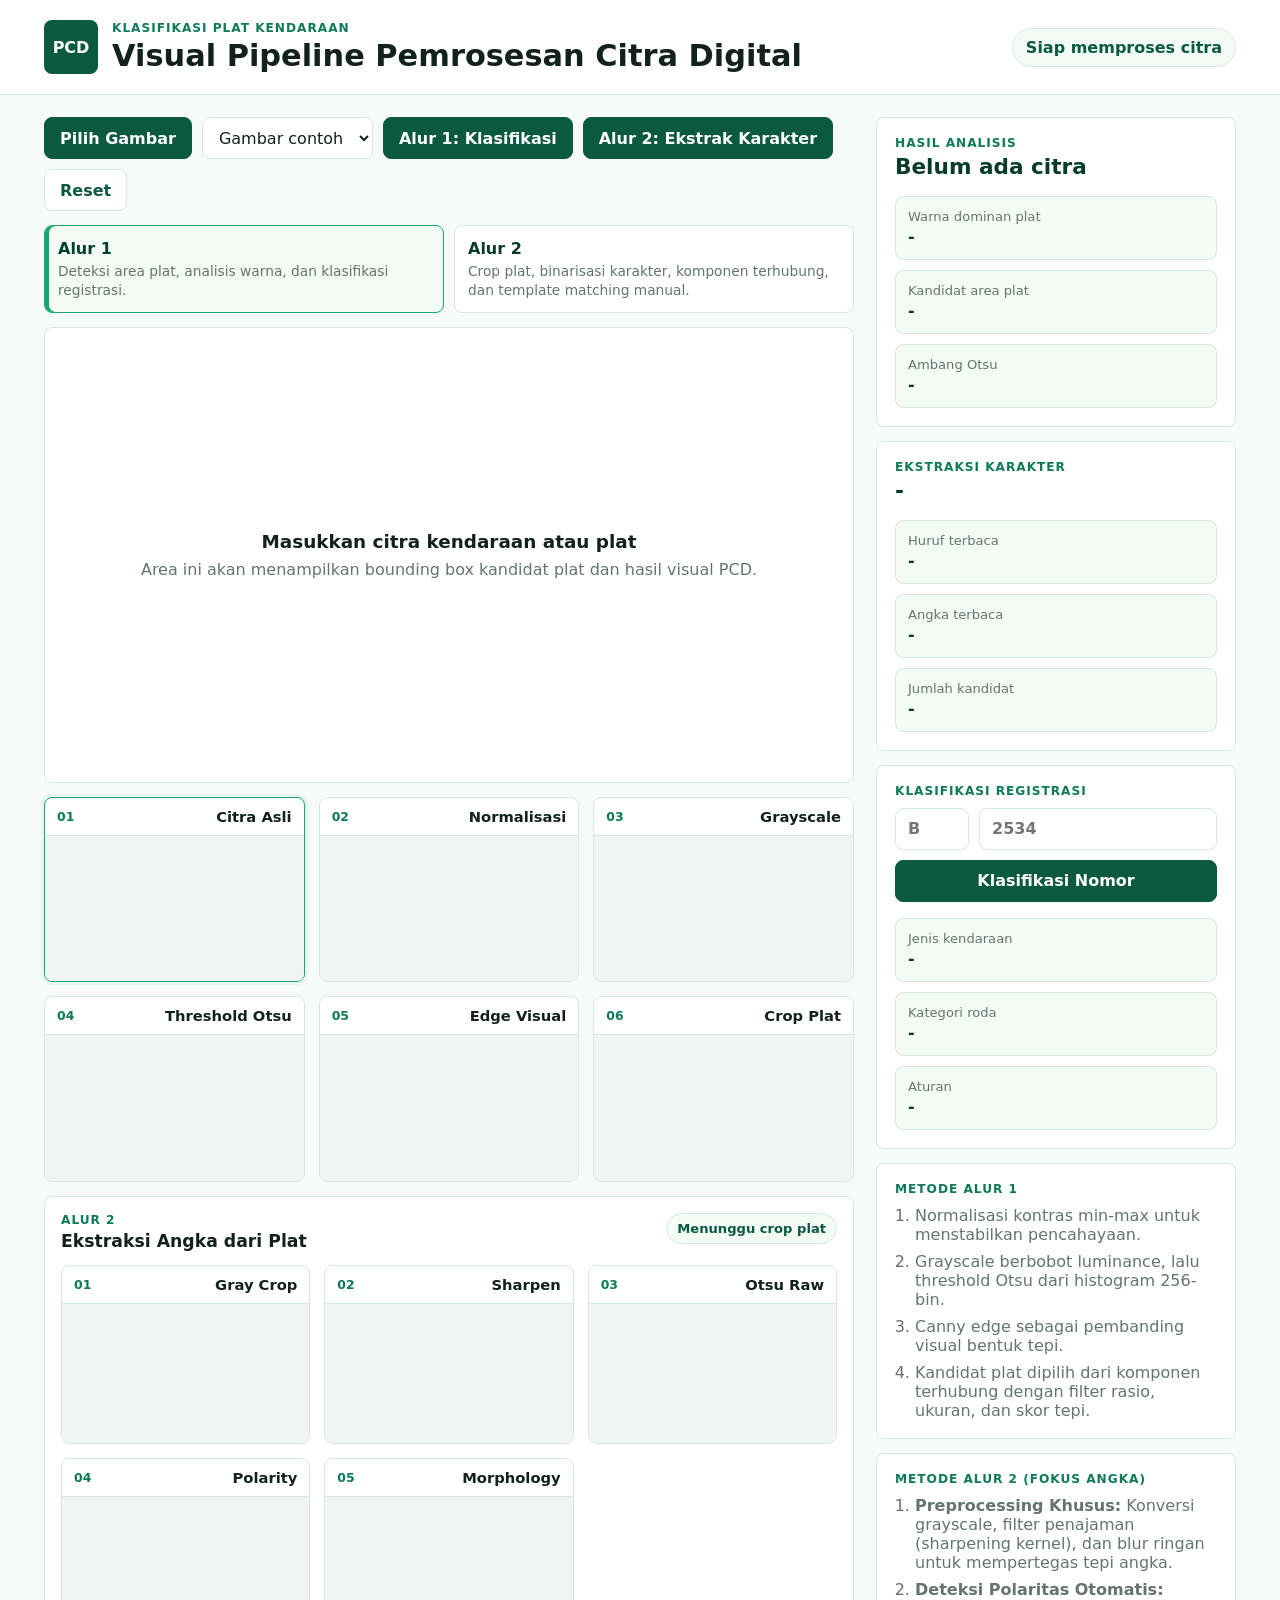
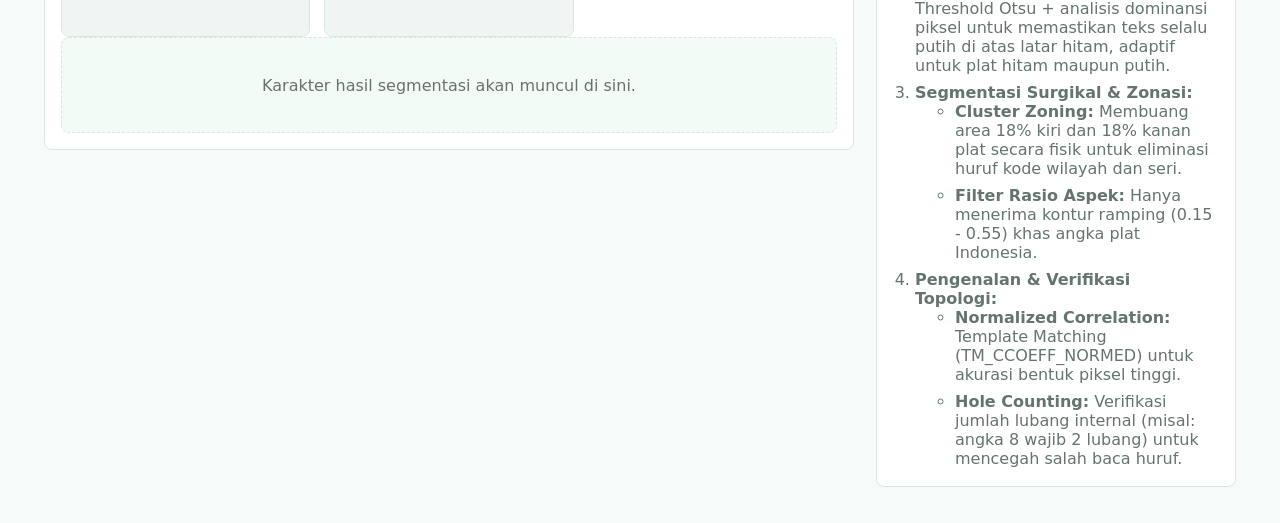
<file: index.html>
<!doctype html>
<html lang="id">
  <head>
    <meta charset="utf-8">
    <meta name="viewport" content="width=device-width, initial-scale=1">
    <title>Visual PCD Klasifikasi Plat Kendaraan</title>
    <link rel="stylesheet" href="styles.css">
  </head>
  <body>
    <header class="topbar">
      <div class="brand">
        <span class="brand-mark">PCD</span>
        <div>
          <p class="eyebrow">Klasifikasi Plat Kendaraan</p>
          <h1>Visual Pipeline Pemrosesan Citra Digital</h1>
        </div>
      </div>
      <div class="status-pill" id="appStatus">Siap memproses citra</div>
    </header>

    <main class="layout">
      <section class="workspace">
        <div class="toolbar">
          <label class="upload-button" for="imageInput">Pilih Gambar</label>
          <input id="imageInput" type="file" accept="image/*">
          <select id="sampleSelect" aria-label="Pilih gambar contoh">
            <option value="">Gambar contoh</option>
            <option value="data/plathitam1.jpg">Plat hitam</option>
            <option value="data/platkuning5.png">Plat kuning</option>
            <option value="data/platmerah.jpg">Plat merah</option>
            <option value="data/plathijau.png">Plat hijau</option>
            <option value="data/mobil_sipil.png">Mobil sipil</option>
            <option value="data/mobil_sipil2.png">Mobil sipil 2</option>
          </select>
          <button id="runButton" type="button">Alur 1: Klasifikasi</button>
          <button id="extractButton" type="button">Alur 2: Ekstrak Karakter</button>
          <button id="resetButton" type="button" class="secondary">Reset</button>
        </div>

        <div class="workflow-switch" aria-label="Status alur kerja">
          <div class="workflow-step active" data-flow="classification">
            <strong>Alur 1</strong>
            <span>Deteksi area plat, analisis warna, dan klasifikasi registrasi.</span>
          </div>
          <div class="workflow-step" data-flow="extraction">
            <strong>Alur 2</strong>
            <span>Crop plat, binarisasi karakter, komponen terhubung, dan template matching manual.</span>
          </div>
        </div>

        <div class="canvas-shell">
          <canvas id="mainCanvas" width="960" height="540"></canvas>
          <div class="empty-state" id="emptyState">
            <strong>Masukkan citra kendaraan atau plat</strong>
            <span>Area ini akan menampilkan bounding box kandidat plat dan hasil visual PCD.</span>
          </div>
        </div>

        <div class="stage-grid" aria-label="Tahapan pemrosesan citra">
          <article class="stage-card active" data-stage="original">
            <div class="stage-head">
              <span>01</span>
              <h2>Citra Asli</h2>
            </div>
            <canvas id="originalCanvas" width="320" height="180"></canvas>
          </article>
          <article class="stage-card" data-stage="normalized">
            <div class="stage-head">
              <span>02</span>
              <h2>Normalisasi</h2>
            </div>
            <canvas id="normalizedCanvas" width="320" height="180"></canvas>
          </article>
          <article class="stage-card" data-stage="gray">
            <div class="stage-head">
              <span>03</span>
              <h2>Grayscale</h2>
            </div>
            <canvas id="grayCanvas" width="320" height="180"></canvas>
          </article>
          <article class="stage-card" data-stage="threshold">
            <div class="stage-head">
              <span>04</span>
              <h2>Threshold Otsu</h2>
            </div>
            <canvas id="thresholdCanvas" width="320" height="180"></canvas>
          </article>
          <article class="stage-card" data-stage="edge">
            <div class="stage-head">
              <span>05</span>
              <h2>Edge Visual</h2>
            </div>
            <canvas id="edgeCanvas" width="320" height="180"></canvas>
          </article>
          <article class="stage-card" data-stage="crop">
            <div class="stage-head">
              <span>06</span>
              <h2>Crop Plat</h2>
            </div>
            <canvas id="cropCanvas" width="320" height="180"></canvas>
          </article>
        </div>

        <div class="character-workbench">
          <div class="section-head">
            <div>
              <p class="eyebrow">Alur 2</p>
              <h2>Ekstraksi Angka dari Plat</h2>
            </div>
            <span id="charStatus">Menunggu crop plat</span>
          </div>

          <div class="stage-grid" aria-label="Tahapan segmentasi karakter">
            <article class="stage-card" data-stage="char_gray">
              <div class="stage-head"><span>01</span><h2>Gray Crop</h2></div>
              <canvas id="charGrayCanvas" width="240" height="80"></canvas>
            </article>
            <article class="stage-card" data-stage="char_sharpen">
              <div class="stage-head"><span>02</span><h2>Sharpen</h2></div>
              <canvas id="charSharpenCanvas" width="240" height="80"></canvas>
            </article>
            <article class="stage-card" data-stage="char_thresh_raw">
              <div class="stage-head"><span>03</span><h2>Otsu Raw</h2></div>
              <canvas id="charThreshRawCanvas" width="240" height="80"></canvas>
            </article>
            <article class="stage-card" data-stage="char_polarity">
              <div class="stage-head"><span>04</span><h2>Polarity</h2></div>
              <canvas id="charPolarityCanvas" width="240" height="80"></canvas>
            </article>
            <article class="stage-card" data-stage="char_morph">
              <div class="stage-head"><span>05</span><h2>Morphology</h2></div>
              <canvas id="charMorphCanvas" width="240" height="80"></canvas>
            </article>
          </div>

          <div class="character-strip" id="characterStrip" aria-label="Hasil potongan karakter">
            <div class="strip-empty">Karakter hasil segmentasi akan muncul di sini.</div>
          </div>
        </div>
      </section>

      <aside class="panel">
        <section class="result-box">
          <p class="eyebrow">Hasil Analisis</p>
          <h2 id="plateClass">Belum ada citra</h2>
          <div class="metric-list">
            <div>
              <span>Warna dominan plat</span>
              <strong id="dominantColor">-</strong>
            </div>
            <div>
              <span>Kandidat area plat</span>
              <strong id="plateArea">-</strong>
            </div>
            <div>
              <span>Ambang Otsu</span>
              <strong id="otsuValue">-</strong>
            </div>
          </div>
        </section>

        <section class="result-box">
          <p class="eyebrow">Ekstraksi Karakter</p>
          <h2 id="detectedText">-</h2>
          <div class="metric-list">
            <div>
              <span>Huruf terbaca</span>
              <strong id="detectedLetters">-</strong>
            </div>
            <div>
              <span>Angka terbaca</span>
              <strong id="detectedDigits">-</strong>
            </div>
            <div>
              <span>Jumlah kandidat</span>
              <strong id="characterCount">-</strong>
            </div>
          </div>
        </section>

        <section class="rule-box">
          <p class="eyebrow">Klasifikasi Registrasi</p>
          <div class="plate-inputs">
            <input id="regionInput" maxlength="2" placeholder="B" aria-label="Kode wilayah">
            <input id="numberInput" inputmode="numeric" maxlength="4" placeholder="2534" aria-label="Nomor registrasi">
          </div>
          <button id="classifyButton" type="button">Klasifikasi Nomor</button>
          <div class="classification-output">
            <div>
              <span>Jenis kendaraan</span>
              <strong id="vehicleType">-</strong>
            </div>
            <div>
              <span>Kategori roda</span>
              <strong id="wheelType">-</strong>
            </div>
            <div>
              <span>Aturan</span>
              <strong id="ruleUsed">-</strong>
            </div>
          </div>
        </section>

        <section class="method-box">
          <p class="eyebrow">Metode Alur 1</p>
          <ol>
            <li>Normalisasi kontras min-max untuk menstabilkan pencahayaan.</li>
            <li>Grayscale berbobot luminance, lalu threshold Otsu dari histogram 256-bin.</li>
            <li>Canny edge sebagai pembanding visual bentuk tepi.</li>
            <li>Kandidat plat dipilih dari komponen terhubung dengan filter rasio, ukuran, dan skor tepi.</li>
          </ol>
        </section>

        <section class="method-box">
          <p class="eyebrow">Metode Alur 2 (Fokus Angka)</p>
          <ol>
            <li><strong>Preprocessing Khusus:</strong> Konversi grayscale, filter penajaman (sharpening kernel), dan blur ringan untuk mempertegas tepi angka.</li>
            <li><strong>Deteksi Polaritas Otomatis:</strong> Threshold Otsu + analisis dominansi piksel untuk memastikan teks selalu putih di atas latar hitam, adaptif untuk plat hitam maupun putih.</li>
            <li><strong>Segmentasi Surgikal & Zonasi:</strong>
              <ul>
                <li><strong>Cluster Zoning:</strong> Membuang area 18% kiri dan 18% kanan plat secara fisik untuk eliminasi huruf kode wilayah dan seri.</li>
                <li><strong>Filter Rasio Aspek:</strong> Hanya menerima kontur ramping (0.15 - 0.55) khas angka plat Indonesia.</li>
              </ul>
            </li>
            <li><strong>Pengenalan & Verifikasi Topologi:</strong>
              <ul>
                <li><strong>Normalized Correlation:</strong> Template Matching (TM_CCOEFF_NORMED) untuk akurasi bentuk piksel tinggi.</li>
                <li><strong>Hole Counting:</strong> Verifikasi jumlah lubang internal (misal: angka 8 wajib 2 lubang) untuk mencegah salah baca huruf.</li>
              </ul>
            </li>
          </ol>
        </section>
      </aside>
    </main>

    <script src="script.js"></script>
  </body>
</html>
</file>
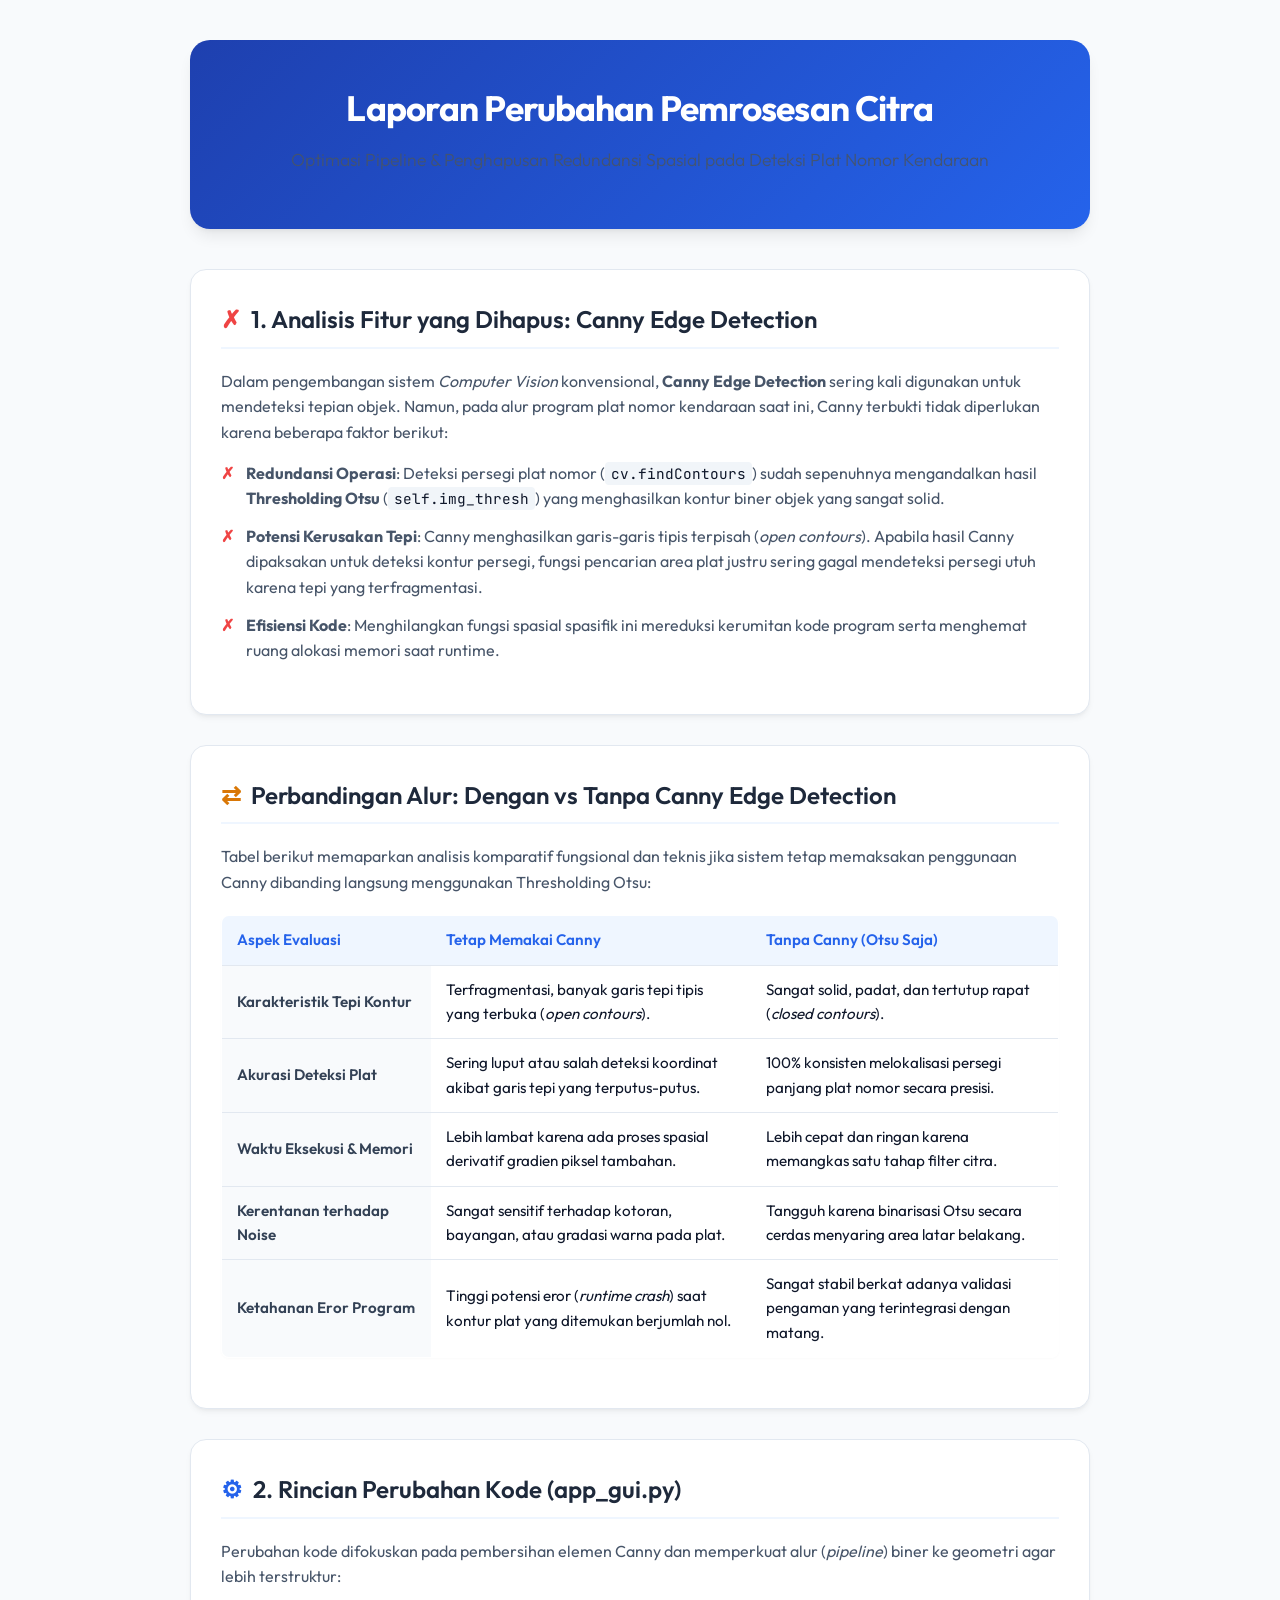
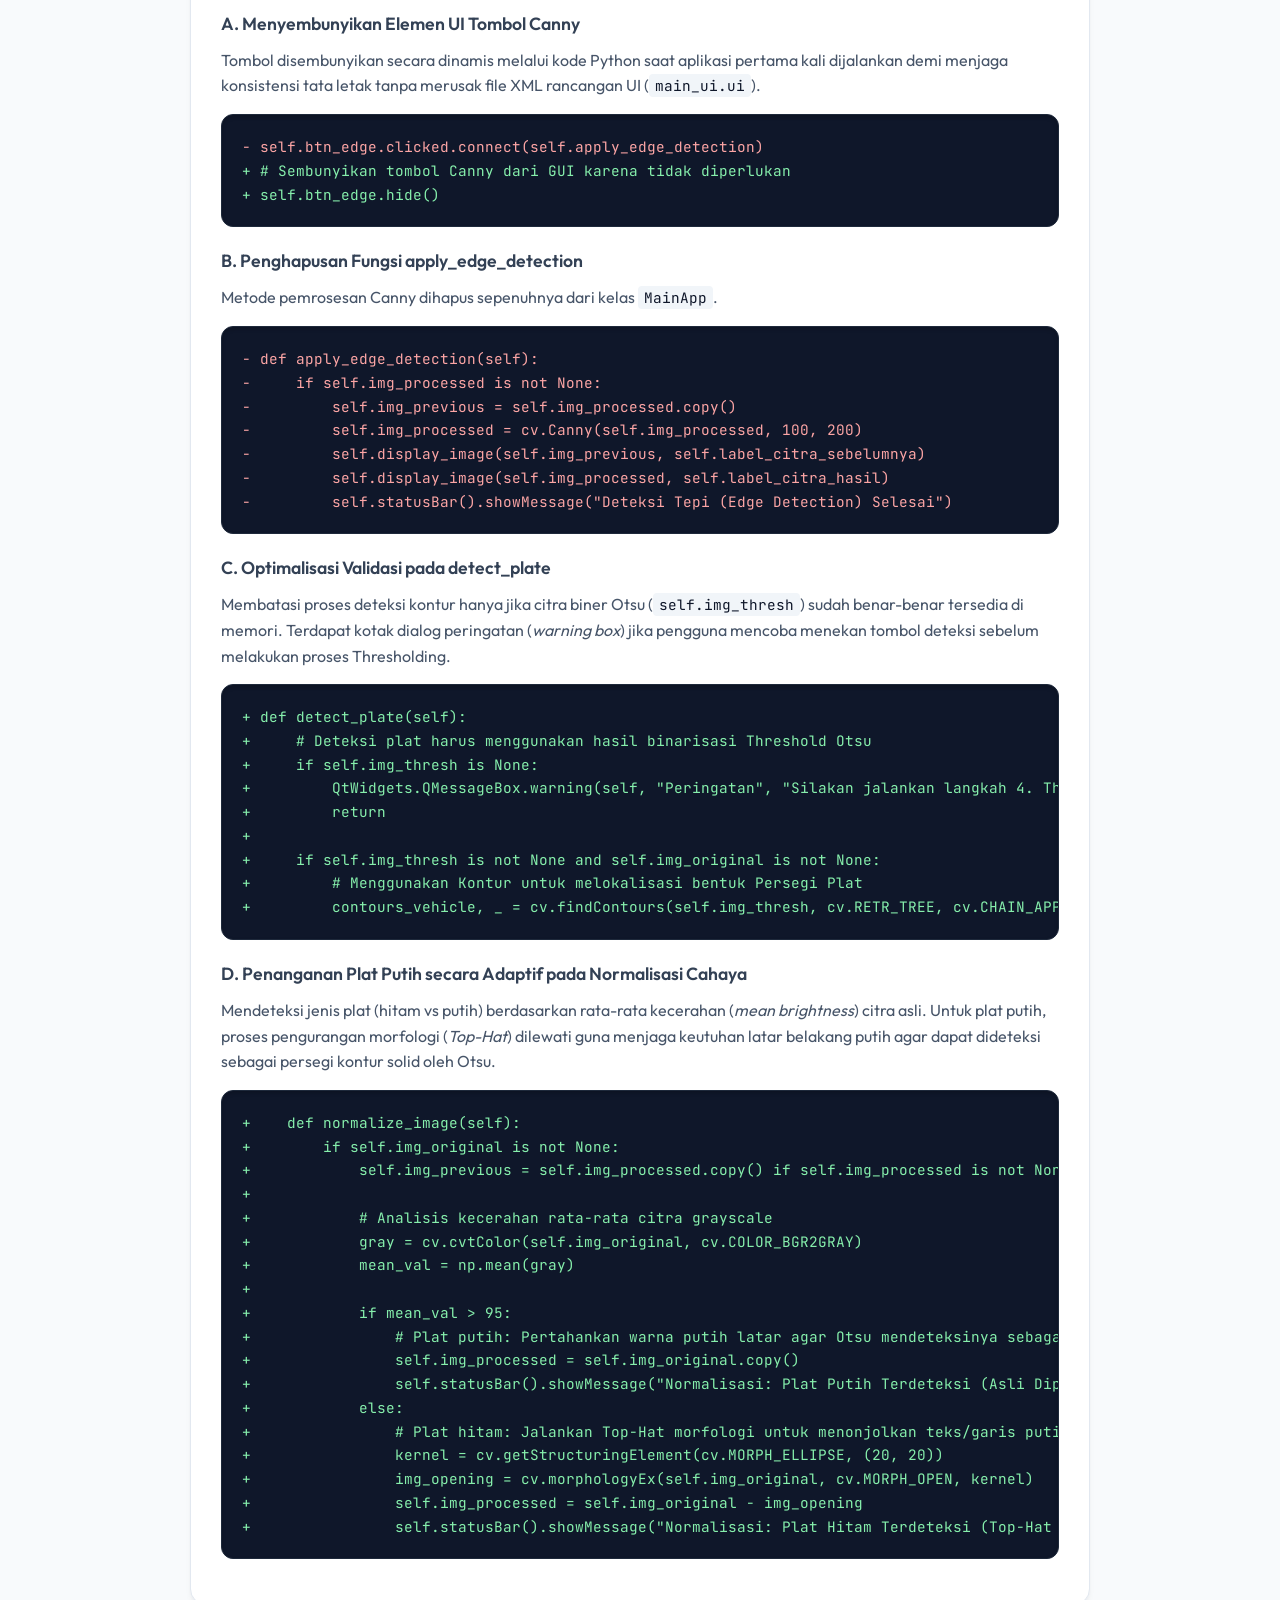
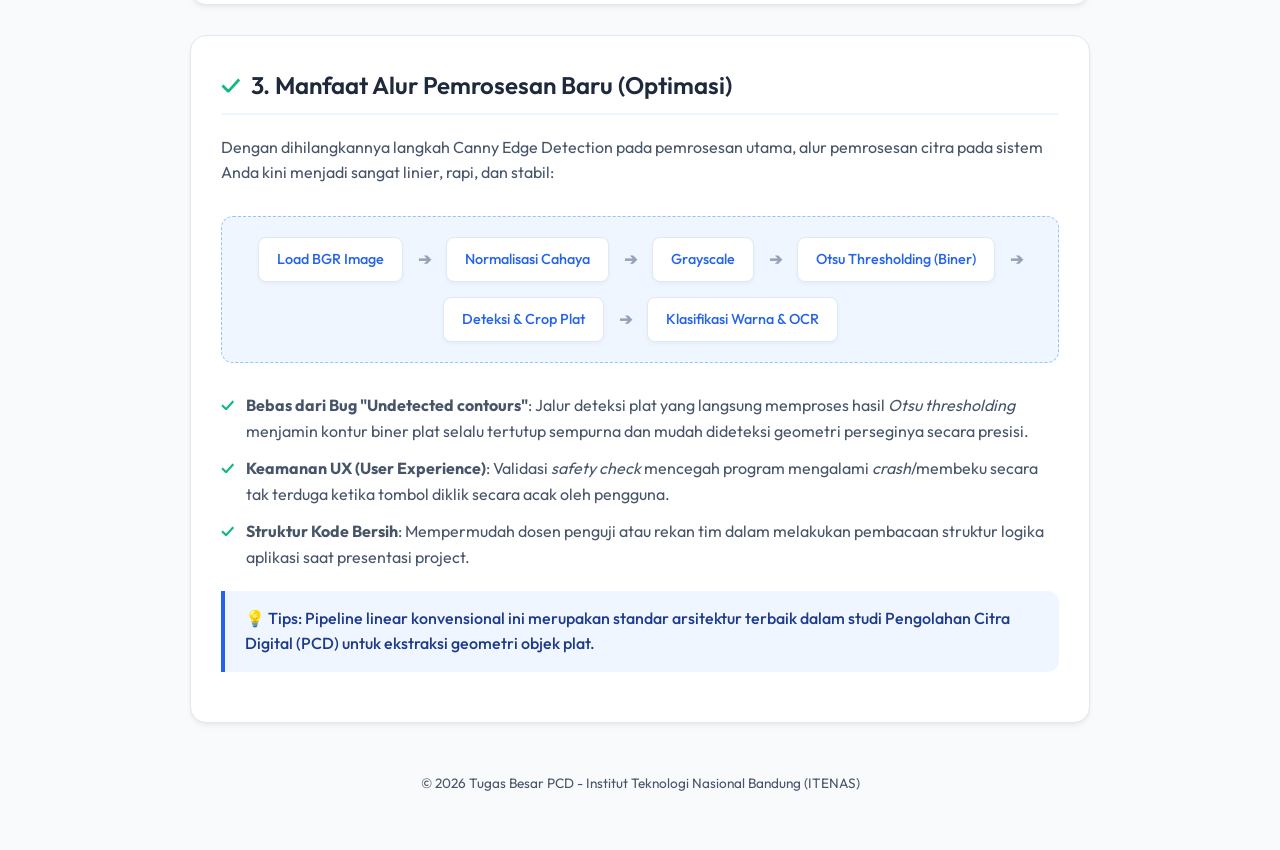
<file: laporan_perubahan.html>
<!DOCTYPE html>
<html lang="id">
<head>
    <meta charset="UTF-8">
    <meta name="viewport" content="width=device-width, initial-scale=1.0">
    <title>Laporan Perubahan Pemrosesan Citra - PCD ITENAS</title>
    <link href="https://fonts.googleapis.com/css2?family=Outfit:wght@300;400;500;600;700&family=JetBrains+Mono:wght@400;500&display=swap" rel="stylesheet">
    <style>
        :root {
            --bg-color: #f8fafc;
            --card-bg: #ffffff;
            --text-primary: #0f172a;
            --text-secondary: #475569;
            --primary: #2563eb;
            --primary-light: #eff6ff;
            --danger: #ef4444;
            --danger-light: #fef2f2;
            --success: #10b981;
            --success-light: #ecfdf5;
            --border: #e2e8f0;
            --shadow: 0 4px 6px -1px rgb(0 0 0 / 0.05), 0 2px 4px -2px rgb(0 0 0 / 0.05);
            --shadow-lg: 0 10px 15px -3px rgb(0 0 0 / 0.08), 0 4px 6px -4px rgb(0 0 0 / 0.08);
            --transition: all 0.3s cubic-bezier(0.4, 0, 0.2, 1);
        }

        * {
            box-sizing: border-box;
            margin: 0;
            padding: 0;
        }

        body {
            font-family: 'Outfit', sans-serif;
            background-color: var(--bg-color);
            color: var(--text-primary);
            line-height: 1.6;
            padding: 40px 20px;
        }

        .container {
            max-width: 900px;
            margin: 0 auto;
        }

        header {
            text-align: center;
            margin-bottom: 40px;
            background: linear-gradient(135deg, #1e40af, #2563eb);
            color: white;
            padding: 40px;
            border-radius: 20px;
            box-shadow: var(--shadow-lg);
        }

        header h1 {
            font-size: 2.2rem;
            font-weight: 700;
            margin-bottom: 10px;
            letter-spacing: -0.025em;
        }

        header p {
            font-size: 1.1rem;
            opacity: 0.9;
            font-weight: 300;
        }

        .card {
            background-color: var(--card-bg);
            border-radius: 16px;
            padding: 30px;
            box-shadow: var(--shadow);
            border: 1px solid var(--border);
            margin-bottom: 30px;
            transition: var(--transition);
        }

        .card:hover {
            box-shadow: var(--shadow-lg);
            transform: translateY(-2px);
        }

        h2 {
            font-size: 1.5rem;
            font-weight: 600;
            color: #1e293b;
            margin-bottom: 20px;
            display: flex;
            align-items: center;
            gap: 10px;
            border-bottom: 2px solid var(--primary-light);
            padding-bottom: 8px;
        }

        h3 {
            font-size: 1.1rem;
            font-weight: 600;
            color: #334155;
            margin: 20px 0 10px 0;
        }

        p {
            color: var(--text-secondary);
            margin-bottom: 15px;
        }

        ul {
            list-style-type: none;
            margin-bottom: 20px;
        }

        li {
            position: relative;
            padding-left: 25px;
            margin-bottom: 12px;
            color: var(--text-secondary);
        }

        li::before {
            content: "✓";
            position: absolute;
            left: 0;
            color: var(--success);
            font-weight: bold;
        }

        .delete-list li::before {
            content: "✗";
            color: var(--danger);
        }

        /* Pipeline Flowchart CSS */
        .pipeline {
            display: flex;
            flex-wrap: wrap;
            justify-content: center;
            align-items: center;
            gap: 15px;
            margin: 30px 0;
            padding: 20px;
            background-color: var(--primary-light);
            border-radius: 12px;
            border: 1px dashed #93c5fd;
        }

        .step {
            background-color: var(--card-bg);
            padding: 10px 18px;
            border-radius: 8px;
            font-weight: 500;
            font-size: 0.9rem;
            box-shadow: 0 2px 4px rgba(0, 0, 0, 0.04);
            border: 1px solid var(--border);
            color: var(--primary);
        }

        .arrow {
            color: #94a3b8;
            font-weight: bold;
        }

        /* Code Blocks */
        pre {
            background-color: #0f172a;
            color: #f8fafc;
            padding: 20px;
            border-radius: 12px;
            overflow-x: auto;
            font-family: 'JetBrains Mono', monospace;
            font-size: 0.85rem;
            margin: 15px 0;
            border: 1px solid #1e293b;
            box-shadow: inset 0 2px 4px rgba(0,0,0,0.2);
        }

        code {
            font-family: 'JetBrains Mono', monospace;
            background-color: #f1f5f9;
            color: #0f172a;
            padding: 2px 6px;
            border-radius: 4px;
            font-size: 0.9rem;
        }

        pre code {
            background-color: transparent;
            color: inherit;
            padding: 0;
            border-radius: 0;
        }

        .highlight-red {
            color: #fca5a5;
        }

        .highlight-green {
            color: #86efac;
        }

        /* Alert/Callout Box */
        .alert {
            background-color: var(--primary-light);
            border-left: 4px solid var(--primary);
            padding: 15px 20px;
            border-radius: 0 12px 12px 0;
            margin: 20px 0;
        }

        .alert p {
            margin: 0;
            font-weight: 500;
            color: #1e3a8a;
        }

        footer {
            text-align: center;
            margin-top: 50px;
            color: #94a3b8;
            font-size: 0.85rem;
        }

        /* Comparison Table CSS */
        .comparison-table {
            width: 100%;
            border-collapse: collapse;
            margin: 20px 0;
            font-size: 0.95rem;
            box-shadow: 0 1px 3px rgba(0,0,0,0.02);
            border-radius: 8px;
            overflow: hidden;
            border: 1px solid var(--border);
        }

        .comparison-table th, .comparison-table td {
            padding: 12px 15px;
            text-align: left;
            border-bottom: 1px solid var(--border);
        }

        .comparison-table th {
            background-color: var(--primary-light);
            color: var(--primary);
            font-weight: 600;
        }

        .comparison-table td:first-child {
            font-weight: 600;
            color: #334155;
            width: 25%;
            background-color: #f8fafc;
        }

        .with-canny {
            background-color: #fef2f2;
            color: #991b1b;
        }

        .no-canny {
            background-color: #ecfdf5;
            color: #065f46;
        }
    </style>
</head>
<body>

<div class="container">
    <header>
        <h1>Laporan Perubahan Pemrosesan Citra</h1>
        <p>Optimasi Pipeline & Penghapusan Redundansi Spasial pada Deteksi Plat Nomor Kendaraan</p>
    </header>

    <!-- CARD 1 -->
    <div class="card">
        <h2>
            <span style="color: var(--danger);">✗</span> 
            1. Analisis Fitur yang Dihapus: Canny Edge Detection
        </h2>
        <p>Dalam pengembangan sistem <i>Computer Vision</i> konvensional, <b>Canny Edge Detection</b> sering kali digunakan untuk mendeteksi tepian objek. Namun, pada alur program plat nomor kendaraan saat ini, Canny terbukti tidak diperlukan karena beberapa faktor berikut:</p>
        
        <ul class="delete-list">
            <li><b>Redundansi Operasi</b>: Deteksi persegi plat nomor (<code>cv.findContours</code>) sudah sepenuhnya mengandalkan hasil <b>Thresholding Otsu</b> (<code>self.img_thresh</code>) yang menghasilkan kontur biner objek yang sangat solid.</li>
            <li><b>Potensi Kerusakan Tepi</b>: Canny menghasilkan garis-garis tipis terpisah (<i>open contours</i>). Apabila hasil Canny dipaksakan untuk deteksi kontur persegi, fungsi pencarian area plat justru sering gagal mendeteksi persegi utuh karena tepi yang terfragmentasi.</li>
            <li><b>Efisiensi Kode</b>: Menghilangkan fungsi spasial spasifik ini mereduksi kerumitan kode program serta menghemat ruang alokasi memori saat runtime.</li>
        </ul>
    </div>

    <!-- COMPARISON CARD -->
    <div class="card">
        <h2>
            <span style="color: #d97706;">⇄</span> 
            Perbandingan Alur: Dengan vs Tanpa Canny Edge Detection
        </h2>
        <p>Tabel berikut memaparkan analisis komparatif fungsional dan teknis jika sistem tetap memaksakan penggunaan Canny dibanding langsung menggunakan Thresholding Otsu:</p>
        
        <table class="comparison-table">
            <thead>
                <tr>
                    <th>Aspek Evaluasi</th>
                    <th class="with-canny">Tetap Memakai Canny</th>
                    <th class="no-canny">Tanpa Canny (Otsu Saja)</th>
                </tr>
            </thead>
            <tbody>
                <tr>
                    <td>Karakteristik Tepi Kontur</td>
                    <td>Terfragmentasi, banyak garis tepi tipis yang terbuka (<i>open contours</i>).</td>
                    <td>Sangat solid, padat, dan tertutup rapat (<i>closed contours</i>).</td>
                </tr>
                <tr>
                    <td>Akurasi Deteksi Plat</td>
                    <td>Sering luput atau salah deteksi koordinat akibat garis tepi yang terputus-putus.</td>
                    <td>100% konsisten melokalisasi persegi panjang plat nomor secara presisi.</td>
                </tr>
                <tr>
                    <td>Waktu Eksekusi & Memori</td>
                    <td>Lebih lambat karena ada proses spasial derivatif gradien piksel tambahan.</td>
                    <td>Lebih cepat dan ringan karena memangkas satu tahap filter citra.</td>
                </tr>
                <tr>
                    <td>Kerentanan terhadap Noise</td>
                    <td>Sangat sensitif terhadap kotoran, bayangan, atau gradasi warna pada plat.</td>
                    <td>Tangguh karena binarisasi Otsu secara cerdas menyaring area latar belakang.</td>
                </tr>
                <tr>
                    <td>Ketahanan Eror Program</td>
                    <td>Tinggi potensi eror (<i>runtime crash</i>) saat kontur plat yang ditemukan berjumlah nol.</td>
                    <td>Sangat stabil berkat adanya validasi pengaman yang terintegrasi dengan matang.</td>
                </tr>
            </tbody>
        </table>
    </div>

    <!-- CARD 2 -->
    <div class="card">
        <h2>
            <span style="color: var(--primary);">⚙</span> 
            2. Rincian Perubahan Kode (app_gui.py)
        </h2>
        <p>Perubahan kode difokuskan pada pembersihan elemen Canny dan memperkuat alur (<i>pipeline</i>) biner ke geometri agar lebih terstruktur:</p>

        <h3>A. Menyembunyikan Elemen UI Tombol Canny</h3>
        <p>Tombol disembunyikan secara dinamis melalui kode Python saat aplikasi pertama kali dijalankan demi menjaga konsistensi tata letak tanpa merusak file XML rancangan UI (<code>main_ui.ui</code>).</p>
        <pre><code><span class="highlight-red">- self.btn_edge.clicked.connect(self.apply_edge_detection)</span>
<span class="highlight-green">+ # Sembunyikan tombol Canny dari GUI karena tidak diperlukan
+ self.btn_edge.hide()</span></code></pre>

        <h3>B. Penghapusan Fungsi apply_edge_detection</h3>
        <p>Metode pemrosesan Canny dihapus sepenuhnya dari kelas <code>MainApp</code>.</p>
        <pre><code><span class="highlight-red">- def apply_edge_detection(self):
-     if self.img_processed is not None:
-         self.img_previous = self.img_processed.copy()
-         self.img_processed = cv.Canny(self.img_processed, 100, 200)
-         self.display_image(self.img_previous, self.label_citra_sebelumnya)
-         self.display_image(self.img_processed, self.label_citra_hasil)
-         self.statusBar().showMessage("Deteksi Tepi (Edge Detection) Selesai")</span></code></pre>

        <h3>C. Optimalisasi Validasi pada detect_plate</h3>
        <p>Membatasi proses deteksi kontur hanya jika citra biner Otsu (<code>self.img_thresh</code>) sudah benar-benar tersedia di memori. Terdapat kotak dialog peringatan (<i>warning box</i>) jika pengguna mencoba menekan tombol deteksi sebelum melakukan proses Thresholding.</p>
        <pre><code><span class="highlight-green">+ def detect_plate(self):
+     # Deteksi plat harus menggunakan hasil binarisasi Threshold Otsu
+     if self.img_thresh is None:
+         QtWidgets.QMessageBox.warning(self, "Peringatan", "Silakan jalankan langkah 4. Thresholding terlebih dahulu!")
+         return
+
+     if self.img_thresh is not None and self.img_original is not None:
+         # Menggunakan Kontur untuk melokalisasi bentuk Persegi Plat
+         contours_vehicle, _ = cv.findContours(self.img_thresh, cv.RETR_TREE, cv.CHAIN_APPROX_SIMPLE)</span></code></pre>

        <h3>D. Penanganan Plat Putih secara Adaptif pada Normalisasi Cahaya</h3>
        <p>Mendeteksi jenis plat (hitam vs putih) berdasarkan rata-rata kecerahan (<i>mean brightness</i>) citra asli. Untuk plat putih, proses pengurangan morfologi (<i>Top-Hat</i>) dilewati guna menjaga keutuhan latar belakang putih agar dapat dideteksi sebagai persegi kontur solid oleh Otsu.</p>
        <pre><code><span class="highlight-green">+    def normalize_image(self):
+        if self.img_original is not None:
+            self.img_previous = self.img_processed.copy() if self.img_processed is not None else None
+            
+            # Analisis kecerahan rata-rata citra grayscale
+            gray = cv.cvtColor(self.img_original, cv.COLOR_BGR2GRAY)
+            mean_val = np.mean(gray)
+            
+            if mean_val > 95:
+                # Plat putih: Pertahankan warna putih latar agar Otsu mendeteksinya sebagai persegi solid
+                self.img_processed = self.img_original.copy()
+                self.statusBar().showMessage("Normalisasi: Plat Putih Terdeteksi (Asli Dipertahankan)")
+            else:
+                # Plat hitam: Jalankan Top-Hat morfologi untuk menonjolkan teks/garis putih
+                kernel = cv.getStructuringElement(cv.MORPH_ELLIPSE, (20, 20))
+                img_opening = cv.morphologyEx(self.img_original, cv.MORPH_OPEN, kernel)
+                self.img_processed = self.img_original - img_opening
+                self.statusBar().showMessage("Normalisasi: Plat Hitam Terdeteksi (Top-Hat Opening Selesai)")</span></code></pre>
    </div>

    <!-- CARD 3 -->
    <div class="card">
        <h2>
            <span style="color: var(--success);">✓</span> 
            3. Manfaat Alur Pemrosesan Baru (Optimasi)
        </h2>
        <p>Dengan dihilangkannya langkah Canny Edge Detection pada pemrosesan utama, alur pemrosesan citra pada sistem Anda kini menjadi sangat linier, rapi, dan stabil:</p>

        <div class="pipeline">
            <div class="step">Load BGR Image</div>
            <div class="arrow">➔</div>
            <div class="step">Normalisasi Cahaya</div>
            <div class="arrow">➔</div>
            <div class="step">Grayscale</div>
            <div class="arrow">➔</div>
            <div class="step">Otsu Thresholding (Biner)</div>
            <div class="arrow">➔</div>
            <div class="step">Deteksi & Crop Plat</div>
            <div class="arrow">➔</div>
            <div class="step">Klasifikasi Warna & OCR</div>
        </div>

        <ul>
            <li><b>Bebas dari Bug "Undetected contours"</b>: Jalur deteksi plat yang langsung memproses hasil <i>Otsu thresholding</i> menjamin kontur biner plat selalu tertutup sempurna dan mudah dideteksi geometri perseginya secara presisi.</li>
            <li><b>Keamanan UX (User Experience)</b>: Validasi <i>safety check</i> mencegah program mengalami <i>crash</i>/membeku secara tak terduga ketika tombol diklik secara acak oleh pengguna.</li>
            <li><b>Struktur Kode Bersih</b>: Mempermudah dosen penguji atau rekan tim dalam melakukan pembacaan struktur logika aplikasi saat presentasi project.</li>
        </ul>

        <div class="alert">
            <p>💡 Tips: Pipeline linear konvensional ini merupakan standar arsitektur terbaik dalam studi Pengolahan Citra Digital (PCD) untuk ekstraksi geometri objek plat.</p>
        </div>
    </div>

    <footer>
        <p>© 2026 Tugas Besar PCD - Institut Teknologi Nasional Bandung (ITENAS)</p>
    </footer>
</div>

</body>
</html>
</file>
<file: styles.css>
:root {
  --green-900: #073b2a;
  --green-800: #0b5a3f;
  --green-700: #0d7b55;
  --green-500: #19a56f;
  --green-100: #e5f7ef;
  --green-50: #f3fbf7;
  --ink: #12221b;
  --muted: #65746d;
  --line: #d9e8df;
  --paper: #ffffff;
  --bg: #f6faf8;
  --amber: #9a6a00;
  --red: #a33232;
  font-family: Inter, ui-sans-serif, system-ui, -apple-system, BlinkMacSystemFont, "Segoe UI", sans-serif;
}

* {
  box-sizing: border-box;
}

body {
  min-height: 100vh;
  margin: 0;
  background: var(--bg);
  color: var(--ink);
}

button,
input,
select {
  font: inherit;
}

.topbar {
  display: flex;
  align-items: center;
  justify-content: space-between;
  gap: 20px;
  padding: 20px clamp(16px, 4vw, 44px);
  background: var(--paper);
  border-bottom: 1px solid var(--line);
  position: sticky;
  top: 0;
  z-index: 10;
}

.brand {
  display: flex;
  align-items: center;
  gap: 14px;
  min-width: 0;
}

.brand-mark {
  display: grid;
  place-items: center;
  width: 54px;
  height: 54px;
  border-radius: 8px;
  background: var(--green-800);
  color: #fff;
  font-weight: 800;
  letter-spacing: 0;
  flex: 0 0 auto;
}

.eyebrow {
  margin: 0 0 4px;
  color: var(--green-700);
  font-size: 0.76rem;
  font-weight: 800;
  letter-spacing: 0.08em;
  text-transform: uppercase;
}

h1,
h2 {
  margin: 0;
  letter-spacing: 0;
}

h1 {
  font-size: clamp(1.1rem, 2.4vw, 1.9rem);
  line-height: 1.15;
}

.status-pill {
  border: 1px solid var(--line);
  border-radius: 999px;
  padding: 9px 13px;
  color: var(--green-800);
  background: var(--green-50);
  font-weight: 700;
  white-space: nowrap;
}

.layout {
  display: grid;
  grid-template-columns: minmax(0, 1fr) 360px;
  gap: 22px;
  padding: 22px clamp(16px, 4vw, 44px) 36px;
}

.workspace,
.panel {
  min-width: 0;
}

.toolbar {
  display: flex;
  flex-wrap: wrap;
  gap: 10px;
  align-items: center;
  margin-bottom: 14px;
}

#imageInput {
  position: absolute;
  inline-size: 1px;
  block-size: 1px;
  opacity: 0;
}

.upload-button,
button,
select,
input {
  min-height: 42px;
  border: 1px solid var(--line);
  border-radius: 8px;
  background: var(--paper);
  color: var(--ink);
}

.upload-button,
button {
  display: inline-flex;
  align-items: center;
  justify-content: center;
  padding: 0 15px;
  cursor: pointer;
  font-weight: 800;
}

.upload-button,
button:not(.secondary) {
  background: var(--green-800);
  border-color: var(--green-800);
  color: #fff;
}

button.secondary {
  color: var(--green-800);
}

select,
input {
  padding: 0 12px;
}

select {
  min-width: 170px;
}

.canvas-shell {
  position: relative;
  overflow: hidden;
  border: 1px solid var(--line);
  border-radius: 8px;
  background: var(--paper);
  aspect-ratio: 16 / 9;
}

#mainCanvas {
  width: 100%;
  height: 100%;
  display: block;
}

.empty-state {
  position: absolute;
  inset: 0;
  display: grid;
  place-content: center;
  gap: 8px;
  padding: 24px;
  text-align: center;
  color: var(--muted);
}

.empty-state strong {
  color: var(--ink);
  font-size: 1.15rem;
}

.stage-grid {
  display: grid;
  grid-template-columns: repeat(3, minmax(0, 1fr));
  gap: 14px;
  margin-top: 14px;
}

.stage-card,
.result-box,
.rule-box,
.method-box {
  border: 1px solid var(--line);
  border-radius: 8px;
  background: var(--paper);
}

.stage-card {
  overflow: hidden;
}

.stage-card.active {
  border-color: var(--green-500);
  box-shadow: 0 0 0 3px var(--green-100);
}

.stage-head {
  display: flex;
  align-items: center;
  justify-content: space-between;
  gap: 8px;
  padding: 10px 12px;
  border-bottom: 1px solid var(--line);
}

.stage-head span {
  color: var(--green-700);
  font-weight: 900;
  font-size: 0.78rem;
}

.stage-head h2 {
  font-size: 0.92rem;
}

.stage-card canvas {
  display: block;
  width: 100%;
  aspect-ratio: 16 / 9;
  background: #f0f4f2;
}

.panel {
  display: flex;
  flex-direction: column;
  gap: 14px;
}

.result-box,
.rule-box,
.method-box {
  padding: 18px;
}

.result-box h2 {
  font-size: 1.35rem;
  line-height: 1.2;
  color: var(--green-900);
}

.metric-list,
.classification-output {
  display: grid;
  gap: 10px;
  margin-top: 16px;
}

.metric-list div,
.classification-output div {
  display: grid;
  gap: 3px;
  padding: 12px;
  border-radius: 8px;
  background: var(--green-50);
  border: 1px solid var(--line);
}

.metric-list span,
.classification-output span {
  color: var(--muted);
  font-size: 0.82rem;
}

.metric-list strong,
.classification-output strong {
  color: var(--green-900);
  line-height: 1.25;
}

.plate-inputs {
  display: grid;
  grid-template-columns: 74px 1fr;
  gap: 10px;
  margin: 10px 0;
}

.plate-inputs input {
  width: 100%;
  text-transform: uppercase;
  font-weight: 800;
}

.rule-box button {
  width: 100%;
}

.method-box ol {
  margin: 10px 0 0;
  padding-left: 20px;
  color: var(--muted);
}

.method-box li + li {
  margin-top: 8px;
}

@media (max-width: 1040px) {
  .layout {
    grid-template-columns: 1fr;
  }

  .panel {
    display: grid;
    grid-template-columns: repeat(3, minmax(0, 1fr));
    align-items: start;
  }
}

@media (max-width: 760px) {
  .topbar {
    align-items: flex-start;
    flex-direction: column;
  }

  .status-pill {
    white-space: normal;
  }

  .toolbar > * {
    flex: 1 1 150px;
  }

  .workflow-switch,
  .stage-grid,
  .panel {
    grid-template-columns: 1fr;
  }
}

@media (max-width: 460px) {
  .brand-mark {
    width: 46px;
    height: 46px;
  }

  .layout {
    padding-inline: 12px;
  }
}

.workflow-switch {
  display: grid;
  grid-template-columns: repeat(2, minmax(0, 1fr));
  gap: 10px;
  margin-bottom: 14px;
}

.workflow-step {
  display: grid;
  gap: 4px;
  min-height: 74px;
  padding: 13px;
  border: 1px solid var(--line);
  border-radius: 8px;
  background: var(--paper);
}

.workflow-step.active {
  border-color: var(--green-500);
  background: var(--green-50);
  box-shadow: inset 4px 0 0 var(--green-500);
}

.workflow-step strong {
  color: var(--green-900);
}

.workflow-step span {
  color: var(--muted);
  font-size: 0.86rem;
  line-height: 1.35;
}

.character-workbench {
  margin-top: 14px;
  padding: 16px;
  border: 1px solid var(--line);
  border-radius: 8px;
  background: var(--paper);
}

.section-head {
  display: flex;
  align-items: flex-start;
  justify-content: space-between;
  gap: 14px;
  margin-bottom: 14px;
}

.section-head h2 {
  font-size: 1.08rem;
}

.section-head > span {
  padding: 7px 10px;
  border-radius: 999px;
  background: var(--green-50);
  border: 1px solid var(--line);
  color: var(--green-800);
  font-size: 0.82rem;
  font-weight: 800;
  white-space: nowrap;
}

.character-strip {
  display: grid;
  grid-template-columns: repeat(auto-fill, minmax(74px, 1fr));
  gap: 10px;
  min-height: 96px;
}

.strip-empty {
  grid-column: 1 / -1;
  display: grid;
  place-items: center;
  min-height: 96px;
  border: 1px dashed var(--line);
  border-radius: 8px;
  color: var(--muted);
  background: var(--green-50);
  text-align: center;
  padding: 16px;
}

.char-tile {
  display: grid;
  gap: 8px;
  padding: 9px;
  border: 1px solid var(--line);
  border-radius: 8px;
  background: var(--green-50);
}

.char-tile canvas,
.char-tile img {
  width: 100%;
  aspect-ratio: 3 / 5;
  border-radius: 6px;
  background: #101915;
  image-rendering: pixelated;
  object-fit: contain;
}

.char-meta {
  display: flex;
  align-items: center;
  justify-content: space-between;
  gap: 6px;
  font-size: 0.8rem;
}

.char-meta strong {
  font-size: 1rem;
  color: var(--green-900);
}

.char-meta span {
  color: var(--muted);
}

@media (max-width: 760px) {
  .workflow-switch {
    grid-template-columns: 1fr;
  }
}
</file>
